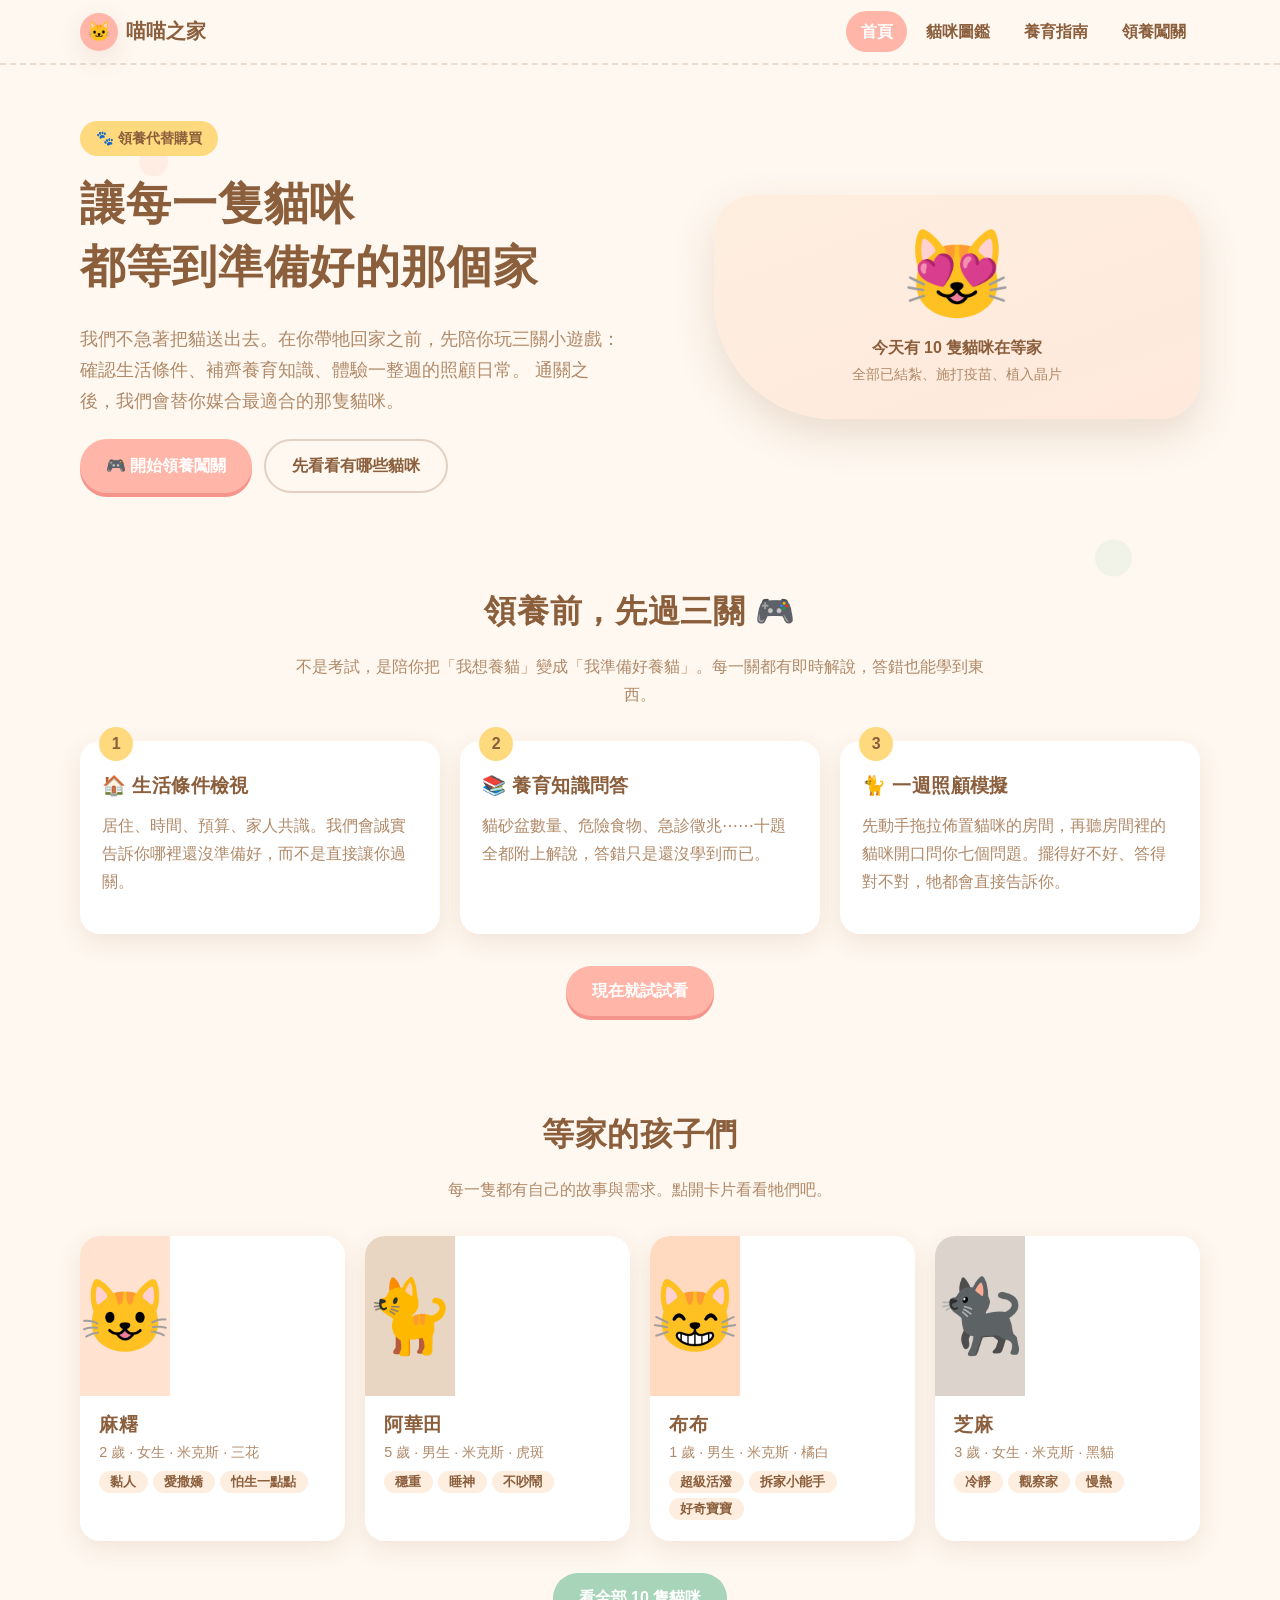
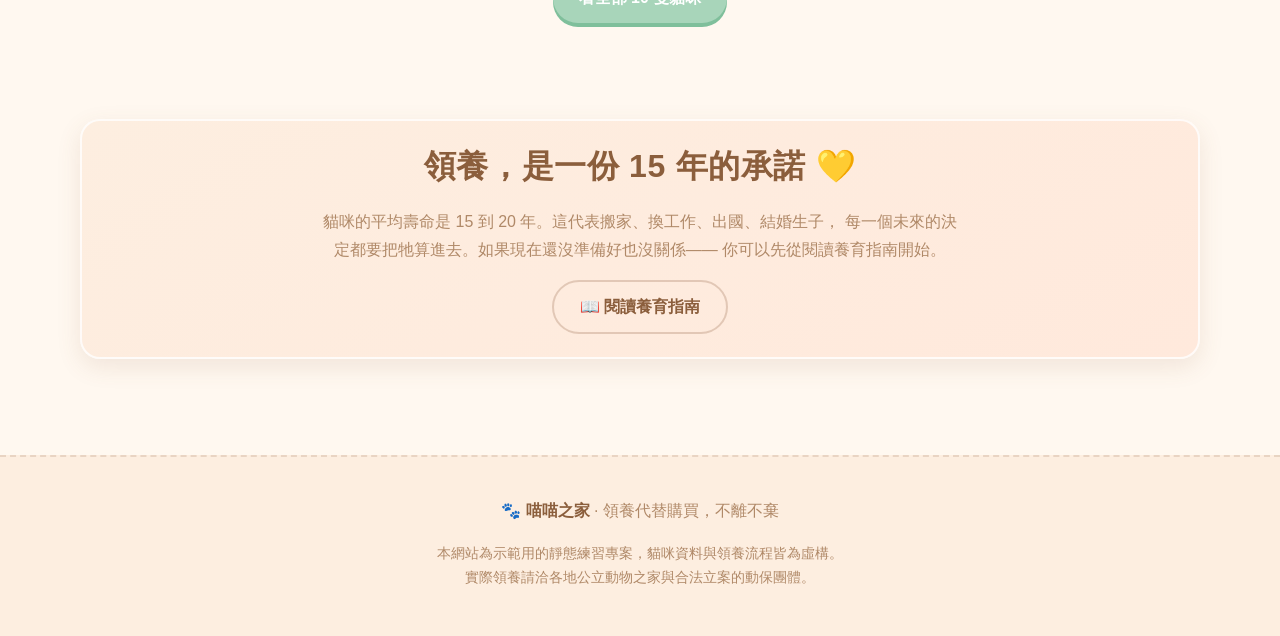
<file: index.html>
<!DOCTYPE html>
<html lang="zh-Hant">
<head>
<meta charset="UTF-8">
<meta name="viewport" content="width=device-width, initial-scale=1">
<title>喵喵之家 · 貓咪領養</title>
<meta name="description" content="喵喵之家 — 用闖關遊戲陪你確認領養資格與養育知識，為每一隻貓咪找到真正準備好的家。">
<link rel="icon" href="data:image/svg+xml,<svg xmlns='http://www.w3.org/2000/svg' viewBox='0 0 100 100'><text y='.9em' font-size='90'>🐱</text></svg>">
<link rel="stylesheet" href="css/style.css">
</head>
<body>

<header class="site-header">
  <nav class="nav container" aria-label="主導覽">
    <a class="logo" href="index.html">
      <span class="logo-mark" aria-hidden="true">🐱</span>
      喵喵之家
    </a>
    <ul class="nav-links">
      <li><a href="index.html">首頁</a></li>
      <li><a href="cats.html">貓咪圖鑑</a></li>
      <li><a href="guide.html">養育指南</a></li>
      <li><a href="adopt.html">領養闖關</a></li>
    </ul>
  </nav>
</header>

<main>

  <section class="hero container">
    <div>
      <span class="hero-badge">🐾 領養代替購買</span>
      <h1>讓每一隻貓咪<br>都等到準備好的那個家</h1>
      <p class="lead">
        我們不急著把貓送出去。在你帶牠回家之前，先陪你玩三關小遊戲：
        確認生活條件、補齊養育知識、體驗一整週的照顧日常。
        通關之後，我們會替你媒合最適合的那隻貓咪。
      </p>
      <div class="hero-actions">
        <a class="btn" href="adopt.html">🎮 開始領養闖關</a>
        <a class="btn btn-ghost" href="cats.html">先看看有哪些貓咪</a>
      </div>
    </div>
    <div class="hero-art">
      <div style="font-size:5.5rem;line-height:1.1">😻</div>
      <p style="margin:.6rem 0 0;font-weight:800;color:var(--caramel)">今天有 10 隻貓咪在等家</p>
      <p class="muted" style="margin:0;font-size:.9rem">全部已結紮、施打疫苗、植入晶片</p>
    </div>
  </section>

  <section class="section container">
    <div class="section-head">
      <h2>領養前，先過三關 🎮</h2>
      <p>不是考試，是陪你把「我想養貓」變成「我準備好養貓」。每一關都有即時解說，答錯也能學到東西。</p>
    </div>
    <ol class="step-list">
      <li>
        <h3>🏠 生活條件檢視</h3>
        <p class="muted">居住、時間、預算、家人共識。我們會誠實告訴你哪裡還沒準備好，而不是直接讓你過關。</p>
      </li>
      <li>
        <h3>📚 養育知識問答</h3>
        <p class="muted">貓砂盆數量、危險食物、急診徵兆⋯⋯十題全都附上解說，答錯只是還沒學到而已。</p>
      </li>
      <li>
        <h3>🐈 一週照顧模擬</h3>
        <p class="muted">先動手拖拉佈置貓咪的房間，再聽房間裡的貓咪開口問你七個問題。擺得好不好、答得對不對，牠都會直接告訴你。</p>
      </li>
    </ol>
    <div class="action-row center" style="display:flex;justify-content:center;margin-top:2rem">
      <a class="btn" href="adopt.html">現在就試試看</a>
    </div>
  </section>

  <section class="section container">
    <div class="section-head">
      <h2>等家的孩子們</h2>
      <p>每一隻都有自己的故事與需求。點開卡片看看牠們吧。</p>
    </div>
    <div class="grid" id="featured-cats"></div>
    <div style="display:flex;justify-content:center;margin-top:2rem">
      <a class="btn btn-secondary" href="cats.html">看全部 10 隻貓咪</a>
    </div>
  </section>

  <section class="section container">
    <div class="card" style="background:linear-gradient(150deg,var(--cream-deep),#FFE9DC);text-align:center">
      <h2>領養，是一份 15 年的承諾 💛</h2>
      <p class="muted" style="max-width:40rem;margin-inline:auto">
        貓咪的平均壽命是 15 到 20 年。這代表搬家、換工作、出國、結婚生子，
        每一個未來的決定都要把牠算進去。如果現在還沒準備好也沒關係——
        你可以先從閱讀養育指南開始。
      </p>
      <div class="action-row" style="justify-content:center">
        <a class="btn btn-ghost" href="guide.html">📖 閱讀養育指南</a>
      </div>
    </div>
  </section>

</main>

<footer class="site-footer">
  <div class="container">
    <p><strong>🐾 喵喵之家</strong> · 領養代替購買，不離不棄</p>
    <p style="font-size:.88rem">本網站為示範用的靜態練習專案，貓咪資料與領養流程皆為虛構。<br>
      實際領養請洽各地公立動物之家與合法立案的動保團體。</p>
  </div>
</footer>

<script src="js/data.js"></script>
<script src="js/storage.js"></script>
<script src="js/ui.js"></script>
<script>
  (function () {
    'use strict';
    document.addEventListener('DOMContentLoaded', function () {
      const grid = document.getElementById('featured-cats');
      /* 首頁只顯示前 4 隻 */
      window.CatUI.renderCatGrid(grid, window.CatData.CATS.slice(0, 4));
      window.CatUI.bindCatGrid(grid);
    });
  })();
</script>

</body>
</html>
</file>
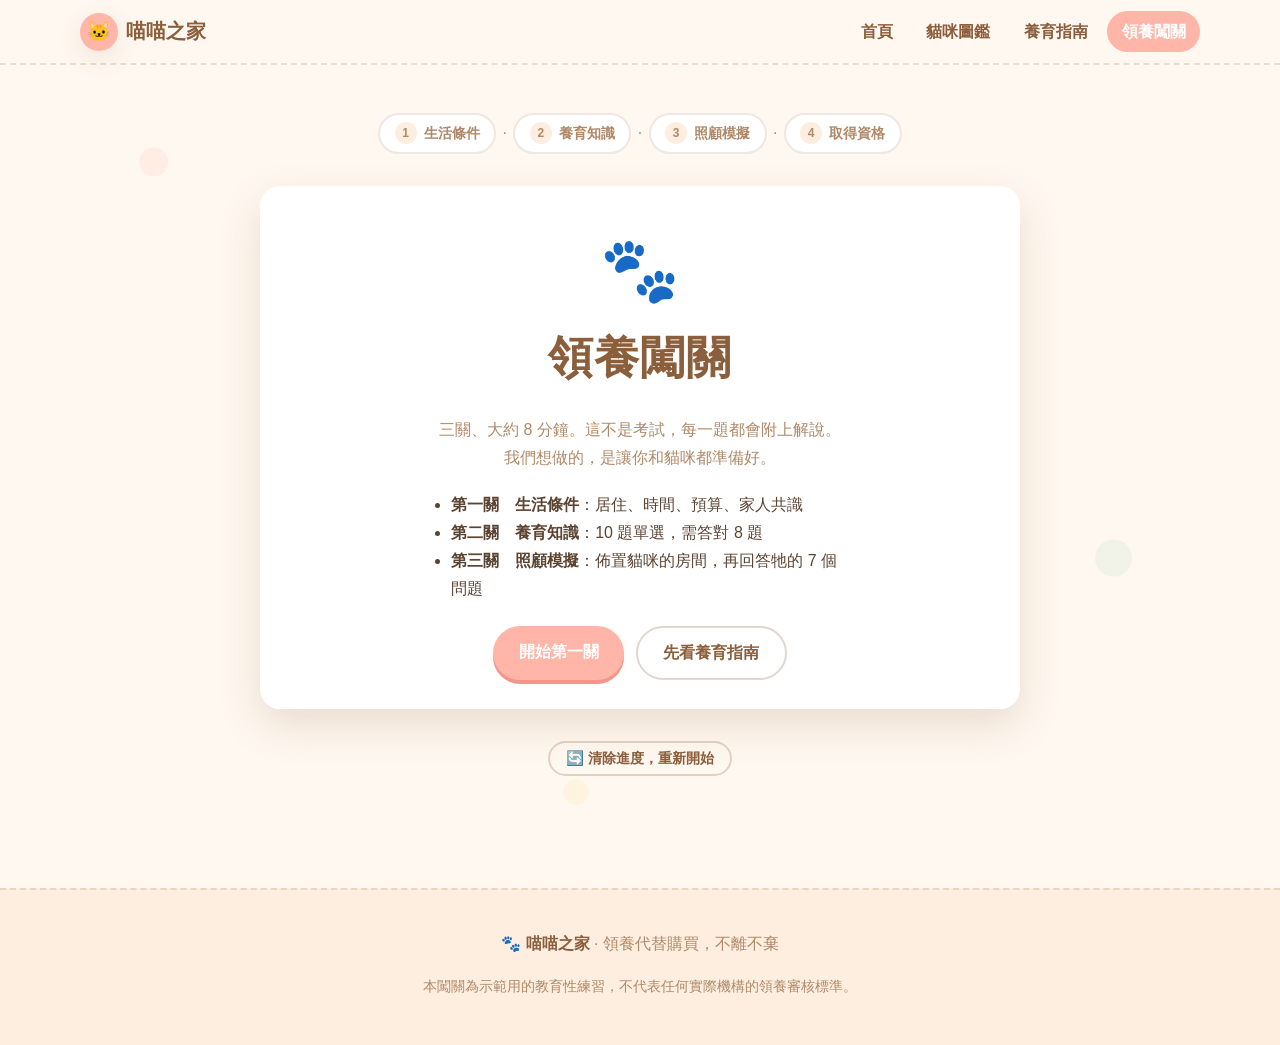
<file: adopt.html>
<!DOCTYPE html>
<html lang="zh-Hant">
<head>
<meta charset="UTF-8">
<meta name="viewport" content="width=device-width, initial-scale=1">
<title>領養闖關 · 喵喵之家</title>
<meta name="description" content="三關領養闖關：生活條件檢視、養育知識問答、一週照顧模擬，通關後取得領養資格證書與貓咪媒合推薦。">
<link rel="icon" href="data:image/svg+xml,<svg xmlns='http://www.w3.org/2000/svg' viewBox='0 0 100 100'><text y='.9em' font-size='90'>🐱</text></svg>">
<link rel="stylesheet" href="css/style.css">
<link rel="stylesheet" href="css/game.css">
</head>
<body>

<header class="site-header">
  <nav class="nav container" aria-label="主導覽">
    <a class="logo" href="index.html">
      <span class="logo-mark" aria-hidden="true">🐱</span>
      喵喵之家
    </a>
    <ul class="nav-links">
      <li><a href="index.html">首頁</a></li>
      <li><a href="cats.html">貓咪圖鑑</a></li>
      <li><a href="guide.html">養育指南</a></li>
      <li><a href="adopt.html">領養闖關</a></li>
    </ul>
  </nav>
</header>

<main class="container section">
  <div class="game-shell">

    <nav class="stage-track" id="stage-track" aria-label="闖關進度"></nav>

    <div id="game-root" aria-live="polite">
      <p class="text-center muted">載入中⋯ 🐾</p>
    </div>

    <p class="text-center" style="margin-top:2rem">
      <button class="btn btn-ghost btn-sm" type="button" id="reset-btn">🔄 清除進度，重新開始</button>
    </p>

  </div>
</main>

<footer class="site-footer">
  <div class="container">
    <p><strong>🐾 喵喵之家</strong> · 領養代替購買，不離不棄</p>
    <p style="font-size:.88rem">本闖關為示範用的教育性練習，不代表任何實際機構的領養審核標準。</p>
  </div>
</footer>

<script src="js/data.js"></script>
<script src="js/storage.js"></script>
<script src="js/ui.js"></script>
<script src="js/room.js"></script>
<script src="js/game.js"></script>

</body>
</html>
</file>
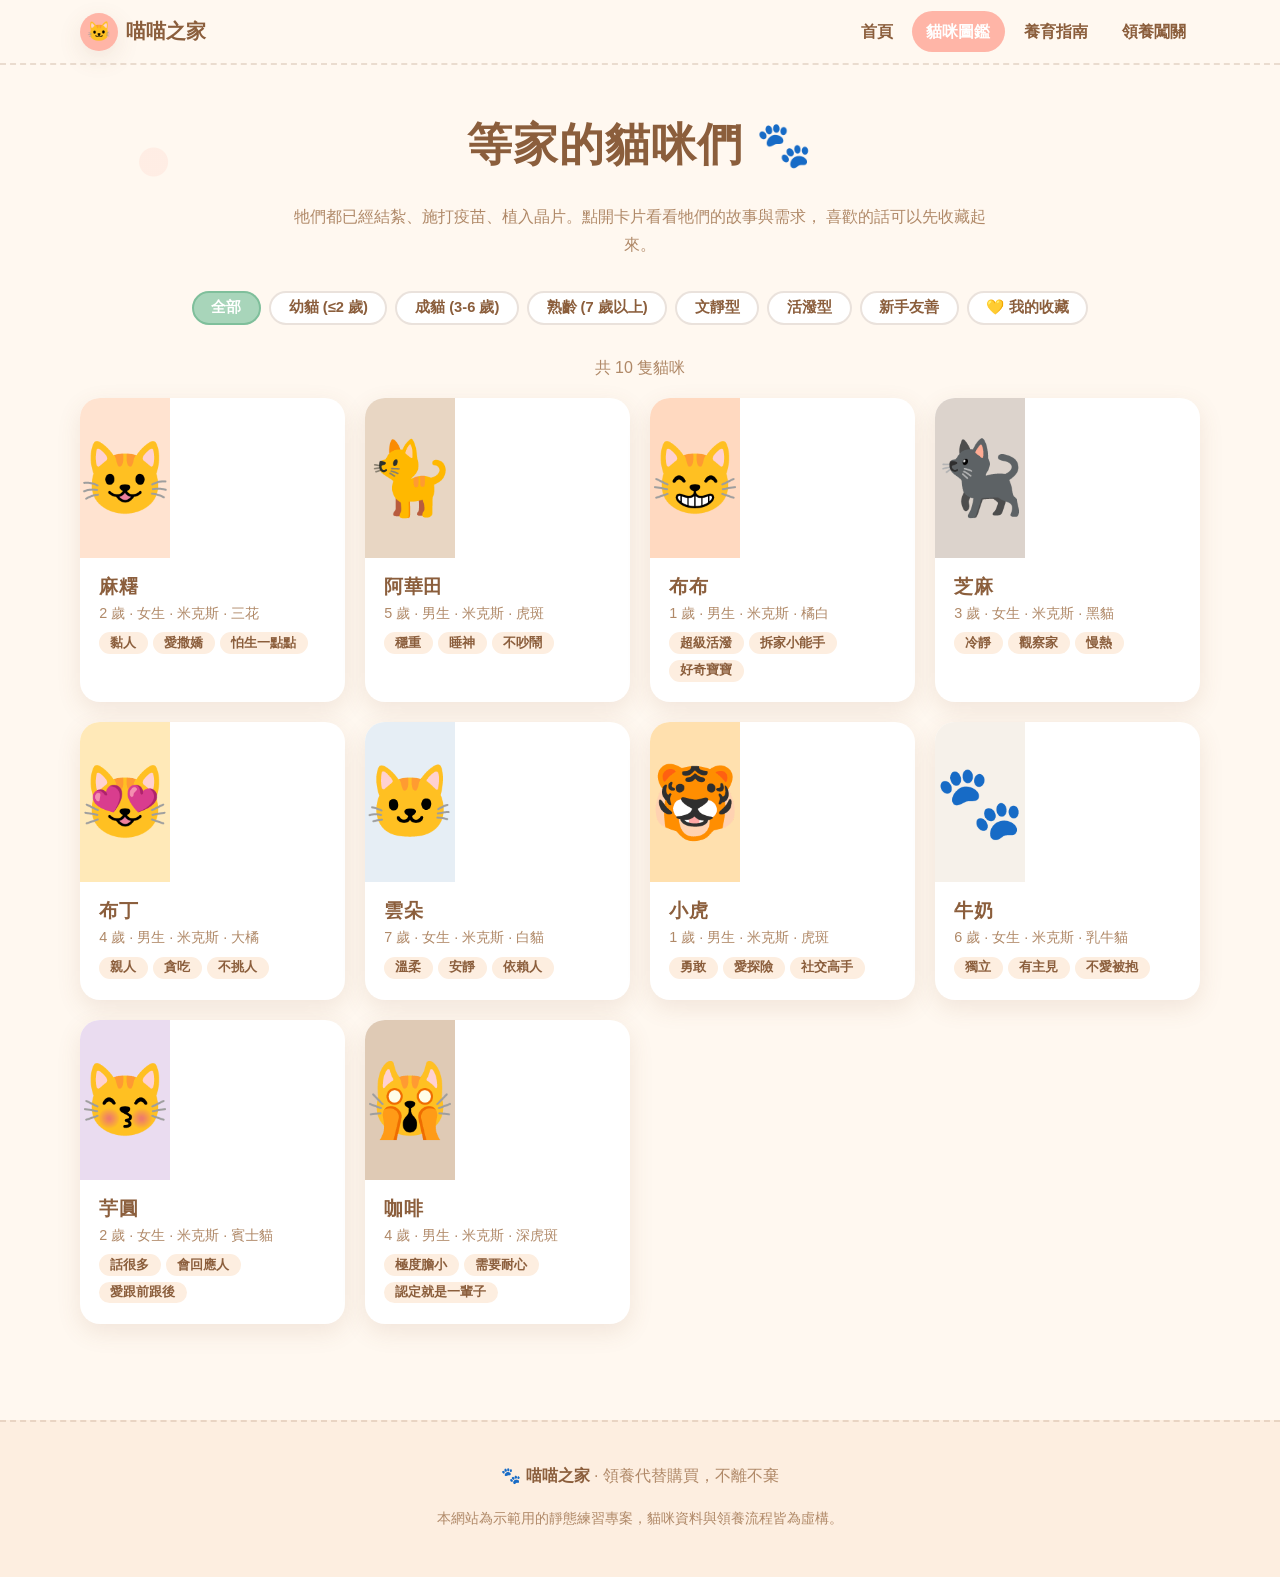
<file: cats.html>
<!DOCTYPE html>
<html lang="zh-Hant">
<head>
<meta charset="UTF-8">
<meta name="viewport" content="width=device-width, initial-scale=1">
<title>貓咪圖鑑 · 喵喵之家</title>
<meta name="description" content="認識喵喵之家等家的貓咪，依年齡、活動力與收藏篩選。">
<link rel="icon" href="data:image/svg+xml,<svg xmlns='http://www.w3.org/2000/svg' viewBox='0 0 100 100'><text y='.9em' font-size='90'>🐱</text></svg>">
<link rel="stylesheet" href="css/style.css">
</head>
<body>

<header class="site-header">
  <nav class="nav container" aria-label="主導覽">
    <a class="logo" href="index.html">
      <span class="logo-mark" aria-hidden="true">🐱</span>
      喵喵之家
    </a>
    <ul class="nav-links">
      <li><a href="index.html">首頁</a></li>
      <li><a href="cats.html">貓咪圖鑑</a></li>
      <li><a href="guide.html">養育指南</a></li>
      <li><a href="adopt.html">領養闖關</a></li>
    </ul>
  </nav>
</header>

<main class="container section">

  <div class="section-head">
    <h1>等家的貓咪們 🐾</h1>
    <p>牠們都已經結紮、施打疫苗、植入晶片。點開卡片看看牠們的故事與需求，
      喜歡的話可以先收藏起來。</p>
  </div>

  <div class="filter-bar" id="filter-bar" role="group" aria-label="貓咪篩選">
    <button class="chip" type="button" data-filter="all" aria-pressed="true">全部</button>
    <button class="chip" type="button" data-filter="kitten" aria-pressed="false">幼貓 (≤2 歲)</button>
    <button class="chip" type="button" data-filter="adult" aria-pressed="false">成貓 (3-6 歲)</button>
    <button class="chip" type="button" data-filter="senior" aria-pressed="false">熟齡 (7 歲以上)</button>
    <button class="chip" type="button" data-filter="calm" aria-pressed="false">文靜型</button>
    <button class="chip" type="button" data-filter="active" aria-pressed="false">活潑型</button>
    <button class="chip" type="button" data-filter="novice" aria-pressed="false">新手友善</button>
    <button class="chip" type="button" data-filter="favorite" aria-pressed="false">💛 我的收藏</button>
  </div>

  <p class="text-center muted" id="result-count" aria-live="polite"></p>

  <div class="grid" id="cat-grid"></div>

</main>

<footer class="site-footer">
  <div class="container">
    <p><strong>🐾 喵喵之家</strong> · 領養代替購買，不離不棄</p>
    <p style="font-size:.88rem">本網站為示範用的靜態練習專案，貓咪資料與領養流程皆為虛構。</p>
  </div>
</footer>

<script src="js/data.js"></script>
<script src="js/storage.js"></script>
<script src="js/ui.js"></script>
<script src="js/cats.js"></script>

</body>
</html>
</file>
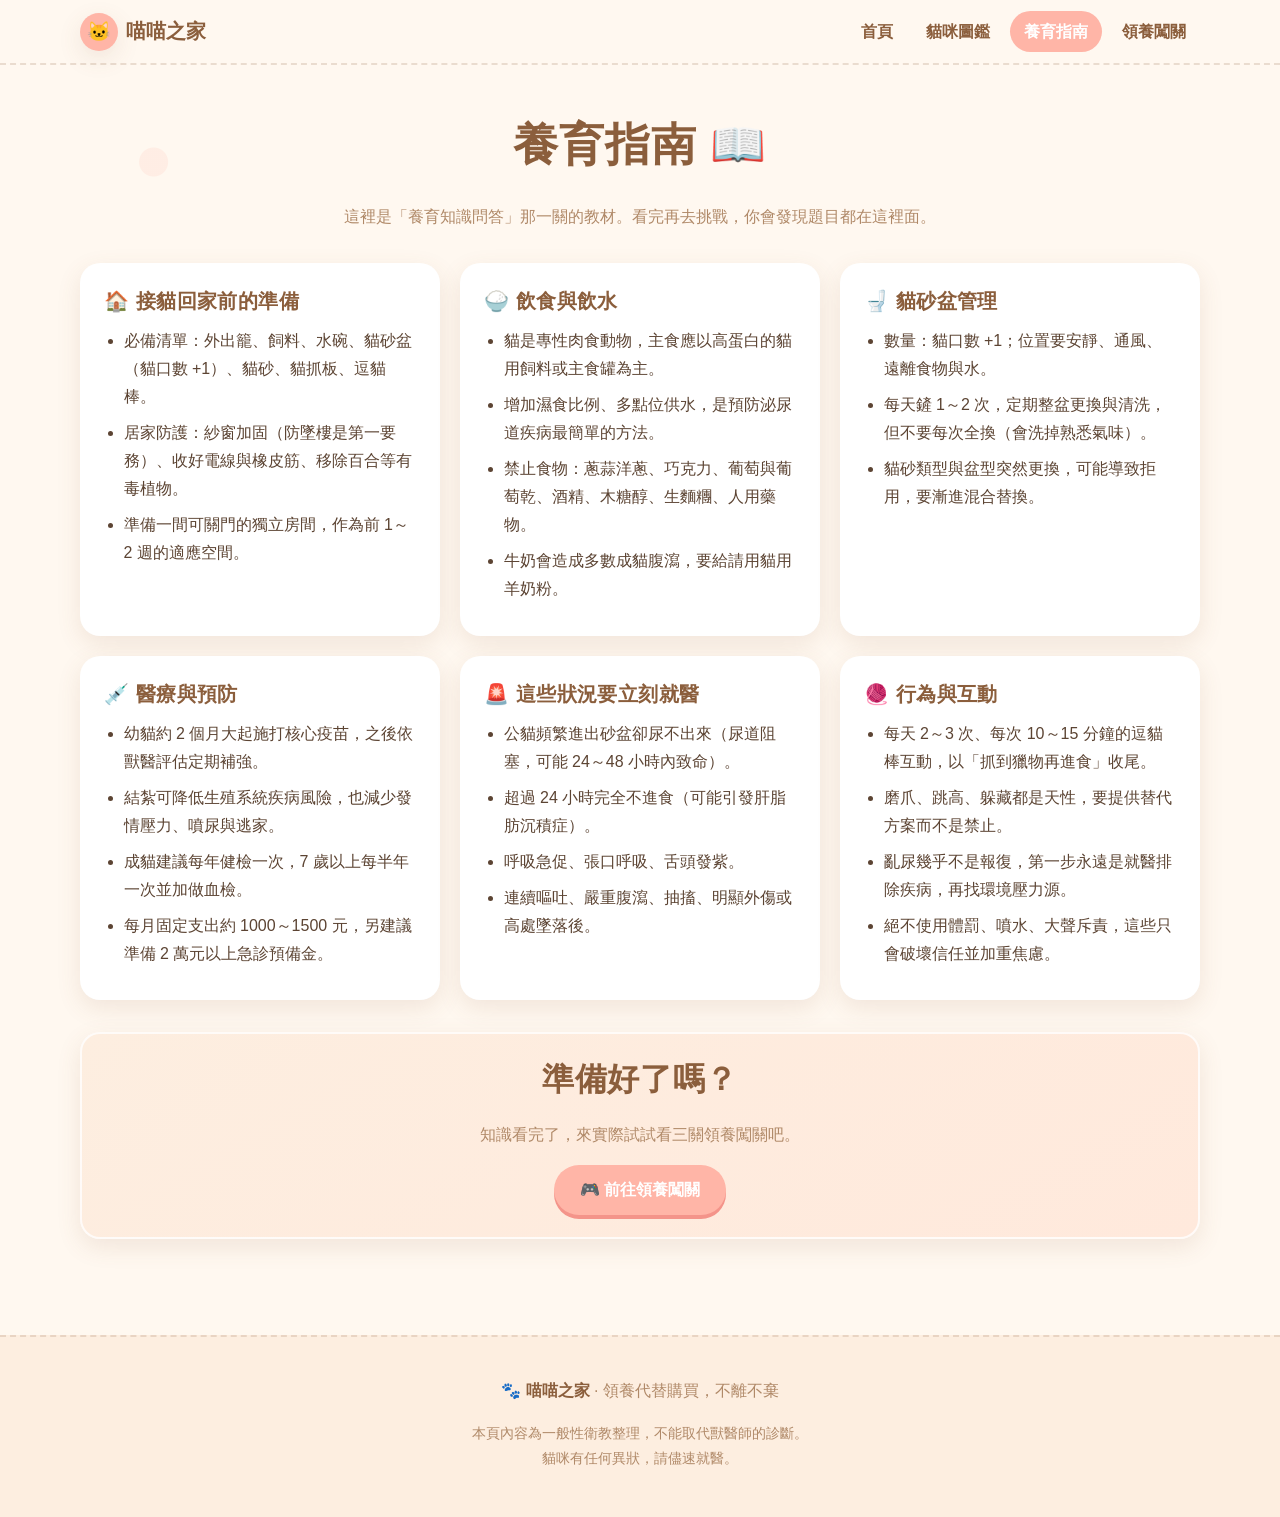
<file: guide.html>
<!DOCTYPE html>
<html lang="zh-Hant">
<head>
<meta charset="UTF-8">
<meta name="viewport" content="width=device-width, initial-scale=1">
<title>養育指南 · 喵喵之家</title>
<meta name="description" content="養貓前必讀：準備清單、飲食禁忌、貓砂盆管理、醫療預防、急診徵兆與行為互動。">
<link rel="icon" href="data:image/svg+xml,<svg xmlns='http://www.w3.org/2000/svg' viewBox='0 0 100 100'><text y='.9em' font-size='90'>🐱</text></svg>">
<link rel="stylesheet" href="css/style.css">
</head>
<body>

<header class="site-header">
  <nav class="nav container" aria-label="主導覽">
    <a class="logo" href="index.html">
      <span class="logo-mark" aria-hidden="true">🐱</span>
      喵喵之家
    </a>
    <ul class="nav-links">
      <li><a href="index.html">首頁</a></li>
      <li><a href="cats.html">貓咪圖鑑</a></li>
      <li><a href="guide.html">養育指南</a></li>
      <li><a href="adopt.html">領養闖關</a></li>
    </ul>
  </nav>
</header>

<main class="container section">

  <div class="section-head">
    <h1>養育指南 📖</h1>
    <p>這裡是「養育知識問答」那一關的教材。看完再去挑戰，你會發現題目都在這裡面。</p>
  </div>

  <div class="grid" id="guide-grid" style="grid-template-columns:repeat(auto-fill,minmax(320px,1fr))"></div>

  <div class="card" style="margin-top:2rem;background:linear-gradient(150deg,var(--cream-deep),#FFE9DC);text-align:center">
    <h2>準備好了嗎？</h2>
    <p class="muted">知識看完了，來實際試試看三關領養闖關吧。</p>
    <a class="btn" href="adopt.html">🎮 前往領養闖關</a>
  </div>

</main>

<footer class="site-footer">
  <div class="container">
    <p><strong>🐾 喵喵之家</strong> · 領養代替購買，不離不棄</p>
    <p style="font-size:.88rem">本頁內容為一般性衛教整理，不能取代獸醫師的診斷。<br>
      貓咪有任何異狀，請儘速就醫。</p>
  </div>
</footer>

<script src="js/data.js"></script>
<script src="js/storage.js"></script>
<script src="js/ui.js"></script>
<script>
  (function () {
    'use strict';
    document.addEventListener('DOMContentLoaded', function () {
      const { GUIDE_SECTIONS } = window.CatData;
      const { escapeHtml } = window.CatUI;

      document.getElementById('guide-grid').innerHTML = GUIDE_SECTIONS.map(function (sec) {
        return '<article class="card">' +
          '<h2 style="font-size:1.25rem">' + sec.icon + ' ' + escapeHtml(sec.title) + '</h2>' +
          '<ul style="padding-left:1.2rem;margin:0">' +
            sec.items.map(function (item) {
              return '<li style="margin-bottom:.5rem">' + escapeHtml(item) + '</li>';
            }).join('') +
          '</ul>' +
        '</article>';
      }).join('');
    });
  })();
</script>

</body>
</html>
</file>
<file: css/style.css>
/* ============================================
   喵喵之家 — 共用樣式
   風格：可愛溫馨（奶油白底 + 蜜桃粉 + 抹茶綠）
   ============================================ */

:root {
  /* 色彩 */
  --cream: #FFF8F0;
  --cream-deep: #FDEEE0;
  --peach: #FFB5A7;
  --peach-deep: #F4948A;
  --matcha: #A8D5BA;
  --matcha-deep: #7FBF9B;
  --caramel: #8B5E3C;
  --caramel-soft: #B08968;
  --butter: #FFD97D;
  --white: #FFFFFF;
  --danger: #E4736B;
  --ink: #5C4433;

  /* 圓角 */
  --radius: 20px;
  --radius-sm: 12px;
  --radius-pill: 999px;

  /* 陰影 */
  --shadow: 0 8px 24px rgba(139, 94, 60, .12);
  --shadow-lg: 0 16px 40px rgba(139, 94, 60, .18);

  /* 間距 */
  --gap: 1.25rem;
  --page: 1120px;

  --font: "Noto Sans TC", "PingFang TC", "Microsoft JhengHei", "Heiti TC", sans-serif;
}

* { box-sizing: border-box; }

html { scroll-behavior: smooth; }

body {
  margin: 0;
  font-family: var(--font);
  color: var(--ink);
  background-color: var(--cream);
  /* 肉球圖樣背景（純 CSS 漸層繪製） */
  background-image:
    radial-gradient(circle at 12% 18%, rgba(255, 181, 167, .16) 0 14px, transparent 15px),
    radial-gradient(circle at 87% 62%, rgba(168, 213, 186, .16) 0 18px, transparent 19px),
    radial-gradient(circle at 45% 88%, rgba(255, 217, 125, .14) 0 12px, transparent 13px);
  background-attachment: fixed;
  line-height: 1.75;
  font-size: 16px;
}

h1, h2, h3, h4 {
  color: var(--caramel);
  line-height: 1.4;
  margin: 0 0 .6em;
  letter-spacing: .02em;
}

h1 { font-size: clamp(1.9rem, 5vw, 2.8rem); }
h2 { font-size: clamp(1.5rem, 3.5vw, 2rem); }
h3 { font-size: 1.2rem; }

p { margin: 0 0 1em; }

a { color: var(--peach-deep); }

img, svg { max-width: 100%; }

.container {
  width: min(100% - 2.5rem, var(--page));
  margin-inline: auto;
}

/* ---------- 導覽列 ---------- */
.site-header {
  position: sticky;
  top: 0;
  z-index: 50;
  background: rgba(255, 248, 240, .92);
  backdrop-filter: blur(8px);
  border-bottom: 2px dashed rgba(139, 94, 60, .18);
}

.nav {
  display: flex;
  align-items: center;
  justify-content: space-between;
  gap: var(--gap);
  padding: .7rem 0;
  flex-wrap: wrap;
}

.logo {
  display: inline-flex;
  align-items: center;
  gap: .5rem;
  font-size: 1.25rem;
  font-weight: 800;
  color: var(--caramel);
  text-decoration: none;
}

.logo .logo-mark {
  width: 38px;
  height: 38px;
  display: grid;
  place-items: center;
  background: var(--peach);
  border-radius: var(--radius-pill);
  font-size: 1.2rem;
  box-shadow: var(--shadow);
}

.nav-links {
  display: flex;
  gap: .3rem;
  list-style: none;
  margin: 0;
  padding: 0;
  flex-wrap: wrap;
}

.nav-links a {
  display: inline-block;
  padding: .4rem .9rem;
  border-radius: var(--radius-pill);
  text-decoration: none;
  color: var(--caramel);
  font-weight: 600;
  transition: background .2s, color .2s;
}

.nav-links a:hover { background: var(--cream-deep); }

.nav-links a[aria-current="page"] {
  background: var(--peach);
  color: var(--white);
}

/* ---------- 按鈕 ---------- */
.btn {
  display: inline-flex;
  align-items: center;
  justify-content: center;
  gap: .45rem;
  padding: .7rem 1.6rem;
  border: none;
  border-radius: var(--radius-pill);
  background: var(--peach);
  color: var(--white);
  font-family: inherit;
  font-size: 1rem;
  font-weight: 700;
  cursor: pointer;
  text-decoration: none;
  box-shadow: 0 4px 0 var(--peach-deep);
  transition: transform .12s, box-shadow .12s, background .2s;
}

.btn:hover { background: var(--peach-deep); box-shadow: 0 4px 0 #dd8279; }

.btn:active { transform: translateY(3px); box-shadow: 0 1px 0 var(--peach-deep); }

.btn-secondary {
  background: var(--matcha);
  box-shadow: 0 4px 0 var(--matcha-deep);
}
.btn-secondary:hover { background: var(--matcha-deep); box-shadow: 0 4px 0 #6aa886; }
.btn-secondary:active { box-shadow: 0 1px 0 var(--matcha-deep); }

.btn-ghost {
  background: transparent;
  color: var(--caramel);
  box-shadow: none;
  border: 2px solid rgba(139, 94, 60, .25);
}
.btn-ghost:hover { background: var(--cream-deep); box-shadow: none; }
.btn-ghost:active { transform: translateY(2px); box-shadow: none; }

.btn[disabled] {
  opacity: .5;
  cursor: not-allowed;
  transform: none;
}

.btn-sm { padding: .4rem 1rem; font-size: .9rem; }

/* 焦點可見性 */
a:focus-visible,
button:focus-visible,
input:focus-visible,
select:focus-visible,
textarea:focus-visible,
[tabindex]:focus-visible {
  outline: 3px solid var(--butter);
  outline-offset: 2px;
}

/* ---------- 卡片 ---------- */
.card {
  background: var(--white);
  border-radius: var(--radius);
  padding: 1.4rem;
  box-shadow: var(--shadow);
  border: 2px solid rgba(255, 255, 255, .8);
}

.grid {
  display: grid;
  grid-template-columns: repeat(auto-fill, minmax(260px, 1fr));
  gap: var(--gap);
}

/* ---------- Hero ---------- */
.hero {
  padding: 3.5rem 0 3rem;
  display: grid;
  grid-template-columns: 1.1fr .9fr;
  gap: 2.5rem;
  align-items: center;
}

.hero-badge {
  display: inline-block;
  background: var(--butter);
  color: var(--caramel);
  padding: .3rem 1rem;
  border-radius: var(--radius-pill);
  font-weight: 700;
  font-size: .9rem;
  margin-bottom: 1rem;
}

.hero p.lead {
  font-size: 1.1rem;
  color: var(--caramel-soft);
  max-width: 34rem;
}

.hero-actions { display: flex; gap: .8rem; flex-wrap: wrap; margin-top: 1.4rem; }

.hero-art {
  background: linear-gradient(160deg, var(--cream-deep), #FFE9DC);
  border-radius: 40px 40px 40px 120px;
  padding: 2rem;
  box-shadow: var(--shadow-lg);
  text-align: center;
}

/* ---------- 區塊 ---------- */
.section { padding: 3rem 0; }

.section-head {
  text-align: center;
  max-width: 44rem;
  margin: 0 auto 2rem;
}

.section-head p { color: var(--caramel-soft); }

/* ---------- 貓咪卡片 ---------- */
.cat-card {
  background: var(--white);
  border-radius: var(--radius);
  overflow: hidden;
  box-shadow: var(--shadow);
  display: flex;
  flex-direction: column;
  transition: transform .2s, box-shadow .2s;
  text-align: left;
  border: none;
  padding: 0;
  font-family: inherit;
  cursor: pointer;
  color: inherit;
}

.cat-card:hover {
  transform: translateY(-6px) rotate(-.6deg);
  box-shadow: var(--shadow-lg);
}

.cat-avatar {
  height: 160px;
  display: grid;
  place-items: center;
  font-size: 4.5rem;
  line-height: 1;
}

.cat-card-body { padding: 1rem 1.2rem 1.3rem; }

.cat-card-body h3 { margin-bottom: .2rem; }

.cat-meta {
  color: var(--caramel-soft);
  font-size: .9rem;
  margin-bottom: .6rem;
}

.tag-row { display: flex; flex-wrap: wrap; gap: .35rem; }

.tag {
  background: var(--cream-deep);
  color: var(--caramel);
  padding: .15rem .7rem;
  border-radius: var(--radius-pill);
  font-size: .8rem;
  font-weight: 600;
}

.tag-matcha { background: #E3F2E9; color: #4E8A69; }
.tag-peach { background: #FFE6E0; color: var(--peach-deep); }

/* ---------- 篩選列 ---------- */
.filter-bar {
  display: flex;
  flex-wrap: wrap;
  gap: .5rem;
  justify-content: center;
  margin-bottom: 1.8rem;
}

.chip {
  border: 2px solid rgba(139, 94, 60, .18);
  background: var(--white);
  color: var(--caramel);
  padding: .35rem 1.1rem;
  border-radius: var(--radius-pill);
  font-family: inherit;
  font-size: .92rem;
  font-weight: 600;
  cursor: pointer;
  transition: background .2s, color .2s, border-color .2s;
}

.chip:hover { background: var(--cream-deep); }

.chip[aria-pressed="true"] {
  background: var(--matcha);
  border-color: var(--matcha-deep);
  color: var(--white);
}

/* ---------- Modal ---------- */
.modal-backdrop {
  position: fixed;
  inset: 0;
  background: rgba(92, 68, 51, .45);
  display: grid;
  place-items: center;
  padding: 1.25rem;
  z-index: 100;
}

.modal-backdrop[hidden] { display: none; }

.modal {
  background: var(--cream);
  border-radius: var(--radius);
  max-width: 520px;
  width: 100%;
  max-height: 88vh;
  overflow-y: auto;
  padding: 1.8rem;
  box-shadow: var(--shadow-lg);
  position: relative;
  animation: pop .22s ease-out;
}

.modal-close {
  position: absolute;
  top: .8rem;
  right: .8rem;
  width: 36px;
  height: 36px;
  border-radius: var(--radius-pill);
  border: none;
  background: var(--cream-deep);
  color: var(--caramel);
  font-size: 1.1rem;
  cursor: pointer;
}

.modal-close:hover { background: var(--peach); color: var(--white); }

@keyframes pop {
  from { transform: scale(.9); opacity: 0; }
  to { transform: scale(1); opacity: 1; }
}

/* ---------- Toast ---------- */
.toast {
  position: fixed;
  left: 50%;
  bottom: 2rem;
  transform: translateX(-50%);
  background: var(--caramel);
  color: var(--white);
  padding: .7rem 1.4rem;
  border-radius: var(--radius-pill);
  box-shadow: var(--shadow-lg);
  z-index: 200;
  font-weight: 600;
  animation: rise .25s ease-out;
  pointer-events: none;   /* 不可擋住下方的拖放目標 */
}

.toast[hidden] { display: none; }

@keyframes rise {
  from { transform: translate(-50%, 16px); opacity: 0; }
  to { transform: translate(-50%, 0); opacity: 1; }
}

/* ---------- 表單 ---------- */
.field { margin-bottom: 1.1rem; }

.field label {
  display: block;
  font-weight: 700;
  color: var(--caramel);
  margin-bottom: .35rem;
}

.field input,
.field select,
.field textarea {
  width: 100%;
  padding: .65rem .9rem;
  border-radius: var(--radius-sm);
  border: 2px solid rgba(139, 94, 60, .18);
  background: var(--white);
  font-family: inherit;
  font-size: 1rem;
  color: var(--ink);
}

.field input:focus,
.field select:focus,
.field textarea:focus { border-color: var(--peach); }

.field .hint { font-size: .85rem; color: var(--caramel-soft); }

.field-error {
  color: var(--danger);
  font-size: .85rem;
  font-weight: 600;
  margin-top: .25rem;
  min-height: 1.2em;
}

/* ---------- 頁尾 ---------- */
.site-footer {
  margin-top: 3rem;
  padding: 2.5rem 0 2rem;
  background: var(--cream-deep);
  border-top: 2px dashed rgba(139, 94, 60, .18);
  text-align: center;
  color: var(--caramel-soft);
}

.site-footer strong { color: var(--caramel); }

/* ---------- 工具類 ---------- */
.text-center { text-align: center; }
.stack > * + * { margin-top: 1rem; }
.muted { color: var(--caramel-soft); }
.sr-only {
  position: absolute;
  width: 1px; height: 1px;
  padding: 0; margin: -1px;
  overflow: hidden;
  clip: rect(0 0 0 0);
  white-space: nowrap;
  border: 0;
}

/* ---------- 步驟說明 ---------- */
.step-list {
  display: grid;
  grid-template-columns: repeat(auto-fit, minmax(220px, 1fr));
  gap: var(--gap);
  list-style: none;
  padding: 0;
  margin: 0;
  counter-reset: step;
}

.step-list li {
  background: var(--white);
  border-radius: var(--radius);
  padding: 1.4rem;
  box-shadow: var(--shadow);
  position: relative;
}

.step-list li::before {
  counter-increment: step;
  content: counter(step);
  position: absolute;
  top: -14px;
  left: 1.2rem;
  width: 34px; height: 34px;
  display: grid;
  place-items: center;
  border-radius: var(--radius-pill);
  background: var(--butter);
  color: var(--caramel);
  font-weight: 800;
}

.step-list h3 { margin-top: .6rem; }

/* ---------- RWD ---------- */
@media (max-width: 768px) {
  .hero {
    grid-template-columns: 1fr;
    padding: 2rem 0;
    text-align: center;
  }
  .hero p.lead { margin-inline: auto; }
  .hero-actions { justify-content: center; }
  .hero-art { order: -1; padding: 1.4rem; border-radius: 32px; }
  .nav { justify-content: center; }
  .nav-links { justify-content: center; }
  .container { width: min(100% - 2rem, var(--page)); }
}

@media (prefers-reduced-motion: reduce) {
  *, *::before, *::after {
    animation-duration: .01ms !important;
    animation-iteration-count: 1 !important;
    transition-duration: .01ms !important;
    scroll-behavior: auto !important;
  }
  .cat-card:hover { transform: none; }
}
</file>
<file: css/game.css>
/* ============================================
   喵喵之家 — 領養闖關遊戲專用樣式
   ============================================ */

.game-shell {
  max-width: 760px;
  margin-inline: auto;
}

/* ---------- 關卡進度條 ---------- */
.stage-track {
  display: flex;
  align-items: center;
  justify-content: center;
  gap: .4rem;
  margin: 0 0 2rem;
  flex-wrap: wrap;
}

.stage-node {
  display: flex;
  align-items: center;
  gap: .45rem;
  padding: .35rem .9rem;
  border-radius: var(--radius-pill);
  background: var(--white);
  border: 2px solid rgba(139, 94, 60, .15);
  font-size: .9rem;
  font-weight: 700;
  color: var(--caramel-soft);
}

.stage-node .dot {
  width: 22px; height: 22px;
  display: grid;
  place-items: center;
  border-radius: var(--radius-pill);
  background: var(--cream-deep);
  font-size: .75rem;
}

.stage-node[data-state="active"] {
  background: var(--peach);
  border-color: var(--peach-deep);
  color: var(--white);
}
.stage-node[data-state="active"] .dot { background: var(--white); color: var(--peach-deep); }

.stage-node[data-state="done"] {
  background: var(--matcha);
  border-color: var(--matcha-deep);
  color: var(--white);
}
.stage-node[data-state="done"] .dot { background: var(--white); color: var(--matcha-deep); }

.stage-link { font-size: 1rem; color: var(--caramel-soft); }

/* ---------- 題目卡 ---------- */
.quiz-card {
  background: var(--white);
  border-radius: var(--radius);
  padding: 1.8rem;
  box-shadow: var(--shadow-lg);
  animation: slide-in .25s ease-out;
}

@keyframes slide-in {
  from { transform: translateY(14px); opacity: 0; }
  to { transform: translateY(0); opacity: 1; }
}

.quiz-counter {
  display: inline-block;
  background: var(--cream-deep);
  color: var(--caramel);
  padding: .2rem .9rem;
  border-radius: var(--radius-pill);
  font-size: .85rem;
  font-weight: 700;
  margin-bottom: .8rem;
}

.quiz-question {
  font-size: 1.25rem;
  font-weight: 800;
  color: var(--caramel);
  margin-bottom: 1.2rem;
  line-height: 1.6;
}

.option-list {
  list-style: none;
  margin: 0 0 1rem;
  padding: 0;
  display: grid;
  gap: .6rem;
}

.option {
  width: 100%;
  text-align: left;
  padding: .85rem 1.1rem;
  border-radius: var(--radius-sm);
  border: 2px solid rgba(139, 94, 60, .16);
  background: var(--cream);
  color: var(--ink);
  font-family: inherit;
  font-size: 1rem;
  font-weight: 600;
  cursor: pointer;
  display: flex;
  align-items: center;
  gap: .7rem;
  transition: transform .15s, border-color .2s, background .2s;
}

.option:hover:not([disabled]) {
  transform: translateX(4px);
  border-color: var(--peach);
  background: var(--white);
}

.option .option-key {
  flex: 0 0 auto;
  width: 28px; height: 28px;
  display: grid;
  place-items: center;
  border-radius: var(--radius-pill);
  background: var(--white);
  border: 2px solid rgba(139, 94, 60, .16);
  font-weight: 800;
  font-size: .85rem;
  color: var(--caramel);
}

.option[data-result="correct"] {
  border-color: var(--matcha-deep);
  background: #E9F6EE;
}
.option[data-result="correct"] .option-key { background: var(--matcha-deep); color: var(--white); border-color: var(--matcha-deep); }

.option[data-result="wrong"] {
  border-color: var(--danger);
  background: #FCEDEC;
}
.option[data-result="wrong"] .option-key { background: var(--danger); color: var(--white); border-color: var(--danger); }

.option[disabled] { cursor: default; opacity: .96; }

/* ---------- 解說回饋 ---------- */
.feedback {
  border-radius: var(--radius-sm);
  padding: 1rem 1.2rem;
  margin-top: .4rem;
  animation: slide-in .2s ease-out;
  border-left: 6px solid var(--matcha-deep);
  background: #F1F8F4;
}

.feedback.is-wrong {
  border-left-color: var(--danger);
  background: #FCEFEE;
}

.feedback h4 { margin: 0 0 .3rem; display: flex; align-items: center; gap: .4rem; }
.feedback p { margin: 0; color: var(--ink); }

/* ---------- 照顧模擬 ---------- */
.care-layout {
  display: grid;
  grid-template-columns: 240px 1fr;
  gap: var(--gap);
  align-items: start;
}

.care-pet {
  background: linear-gradient(165deg, var(--cream-deep), #FFE9DC);
  border-radius: var(--radius);
  padding: 1.4rem;
  text-align: center;
  box-shadow: var(--shadow);
  position: sticky;
  top: 90px;
}

.care-face {
  font-size: 4.2rem;
  line-height: 1.2;
  animation: bob 2.6s ease-in-out infinite;
}

@keyframes bob {
  0%, 100% { transform: translateY(0); }
  50% { transform: translateY(-8px); }
}

.care-mood-label {
  font-weight: 800;
  color: var(--caramel);
  margin-top: .3rem;
}

.care-day {
  display: inline-block;
  background: var(--butter);
  color: var(--caramel);
  padding: .2rem .9rem;
  border-radius: var(--radius-pill);
  font-weight: 800;
  font-size: .85rem;
}

/* 數值條 */
.meter { margin-bottom: .8rem; }

.meter-head {
  display: flex;
  justify-content: space-between;
  font-size: .88rem;
  font-weight: 700;
  color: var(--caramel);
  margin-bottom: .2rem;
}

.meter-bar {
  height: 14px;
  border-radius: var(--radius-pill);
  background: var(--cream-deep);
  overflow: hidden;
}

.meter-fill {
  height: 100%;
  border-radius: var(--radius-pill);
  transition: width .45s ease-out, background .3s;
}

.meter-fill[data-level="good"] { background: var(--matcha-deep); }
.meter-fill[data-level="warn"] { background: var(--butter); }
.meter-fill[data-level="bad"] { background: var(--danger); }

.delta-row {
  display: flex;
  gap: .5rem;
  flex-wrap: wrap;
  margin-top: .6rem;
  font-size: .85rem;
  font-weight: 700;
}

.delta {
  padding: .1rem .7rem;
  border-radius: var(--radius-pill);
  background: var(--cream-deep);
  color: var(--caramel);
}
.delta.up { background: #E9F6EE; color: #4E8A69; }
.delta.down { background: #FCEDEC; color: var(--danger); }

/* ---------- 證書 ---------- */
.certificate {
  background: var(--white);
  border: 4px double var(--peach);
  border-radius: var(--radius);
  padding: 2.2rem 1.8rem;
  text-align: center;
  box-shadow: var(--shadow-lg);
  position: relative;
  overflow: hidden;
}

.certificate::before,
.certificate::after {
  content: "🐾";
  position: absolute;
  font-size: 3.4rem;
  opacity: .12;
}
.certificate::before { top: .4rem; left: .8rem; transform: rotate(-18deg); }
.certificate::after { bottom: .4rem; right: .8rem; transform: rotate(14deg); }

.certificate .cert-title {
  font-size: 1.6rem;
  font-weight: 900;
  color: var(--caramel);
  letter-spacing: .1em;
}

.certificate .cert-name {
  font-size: 2rem;
  font-weight: 900;
  color: var(--peach-deep);
  margin: .6rem 0;
  border-bottom: 3px dotted var(--peach);
  display: inline-block;
  padding: 0 1.4rem .2rem;
}

.cert-stats {
  display: flex;
  justify-content: center;
  gap: 1.6rem;
  flex-wrap: wrap;
  margin: 1.2rem 0;
}

.cert-stat strong {
  display: block;
  font-size: 1.5rem;
  color: var(--matcha-deep);
}

.cert-stat span { font-size: .85rem; color: var(--caramel-soft); }

.cert-stamp {
  display: inline-grid;
  place-items: center;
  width: 84px; height: 84px;
  border-radius: var(--radius-pill);
  border: 3px solid var(--peach-deep);
  color: var(--peach-deep);
  font-weight: 900;
  line-height: 1.2;
  font-size: .9rem;
  transform: rotate(-12deg);
  margin-top: .6rem;
}

/* ---------- 媒合推薦 ---------- */
.match-list { display: grid; gap: .9rem; }

.match-item {
  display: flex;
  align-items: center;
  gap: 1rem;
  background: var(--white);
  border-radius: var(--radius);
  padding: 1rem 1.2rem;
  box-shadow: var(--shadow);
}

.match-emoji {
  font-size: 2.6rem;
  width: 64px; height: 64px;
  display: grid;
  place-items: center;
  border-radius: var(--radius-pill);
  flex: 0 0 auto;
}

.match-score {
  margin-left: auto;
  text-align: center;
  flex: 0 0 auto;
}

.match-score strong { display: block; font-size: 1.3rem; color: var(--matcha-deep); }
.match-score span { font-size: .78rem; color: var(--caramel-soft); }

/* ---------- 提示卡 ---------- */
.notice {
  border-radius: var(--radius);
  padding: 1.4rem 1.6rem;
  background: #FFF4E6;
  border: 2px dashed var(--butter);
}

.notice h3 { margin-top: 0; }

.notice ul { margin: .4rem 0 0; padding-left: 1.3rem; }

/* ---------- 逐日回顧 ---------- */
.log-list {
  list-style: none;
  padding: 0;
  margin: 1rem 0 0;
  display: grid;
  gap: .5rem;
}

.log-list li {
  background: var(--cream-deep);
  border-radius: var(--radius-sm);
  padding: .6rem 1rem;
  font-size: .92rem;
}

.log-list li strong { color: var(--caramel); }

/* ---------- 動作列 ---------- */
.action-row {
  display: flex;
  gap: .7rem;
  flex-wrap: wrap;
  margin-top: 1.4rem;
}

.action-row.center { justify-content: center; }

/* 答對慶祝 */
.cheer {
  display: inline-block;
  animation: cheer-pop .5s ease-out;
}

@keyframes cheer-pop {
  0% { transform: scale(.4) rotate(-20deg); }
  60% { transform: scale(1.25) rotate(8deg); }
  100% { transform: scale(1) rotate(0); }
}

/* ---------- 房間佈置 ---------- */
.room-wrap {
  position: relative;
  max-width: 520px;
  margin: 1.8rem auto 1rem;
  padding: 0 0 0 24px;          /* 左側留給房門 */
}

.room-grid {
  position: relative;
  display: grid;
  gap: 0;
  background: #FBE9D7;
  /* 木地板紋 */
  background-image: repeating-linear-gradient(90deg, rgba(139, 94, 60, .07) 0 2px, transparent 2px 34px);
  border: 6px solid var(--caramel-soft);
  border-radius: var(--radius-sm);
  box-shadow: var(--shadow);
  overflow: visible;
}

.room-cell {
  aspect-ratio: 1;
  display: grid;
  place-items: center;
  padding: 0;
  margin: 0;
  border: 1px dashed rgba(139, 94, 60, .16);
  background: transparent;
  font-family: inherit;
  min-width: 0;
}

button.room-cell { cursor: pointer; }
button.room-cell:hover { background: rgba(255, 255, 255, .45); }

.room-cell.is-fixed { background: rgba(139, 94, 60, .06); }

.room-cell[data-drop="ok"] { background: rgba(168, 213, 186, .6); border-style: solid; border-color: var(--matcha-deep); }
.room-cell[data-drop="no"] { background: rgba(228, 115, 107, .35); border-style: solid; border-color: var(--danger); }

.room-window {
  position: absolute;
  top: -18px;
  height: 24px;
  z-index: 2;
  display: grid;
  place-items: center;
  background: #DDF1FA;
  border: 3px solid var(--caramel-soft);
  border-radius: 8px;
  font-size: .72rem;
  font-weight: 800;
  color: #4F7E94;
  white-space: nowrap;
  overflow: hidden;
}

.room-door {
  position: absolute;
  left: -28px;
  width: 24px;
  z-index: 2;
  display: grid;
  place-items: center;
  background: #E9CBA7;
  border: 3px solid var(--caramel-soft);
  border-radius: 8px 0 0 8px;
  font-size: 1rem;
}

.room-sofa {
  position: absolute;
  display: grid;
  place-items: center;
  font-size: clamp(2rem, 9vw, 3.4rem);
  line-height: 1;
  pointer-events: none;
}

.room-item {
  display: inline-flex;
  flex-direction: column;
  align-items: center;
  justify-content: center;
  gap: .1rem;
  border: none;
  background: transparent;
  font-family: inherit;
  color: var(--caramel);
  cursor: grab;
  touch-action: none;           /* 觸控拖拉時不要捲動頁面 */
  user-select: none;
  -webkit-user-select: none;
  padding: 0;
  transition: transform .15s;
}

.room-cell .room-item {
  width: 100%;
  height: 100%;
  border-radius: 10px;
}

.room-item-emoji {
  font-size: clamp(1.5rem, 6vw, 2.3rem);
  line-height: 1;
  pointer-events: none;
}

.room-item-name {
  font-size: .78rem;
  font-weight: 700;
  pointer-events: none;
}

.room-item:hover { transform: scale(1.08); }
.room-item.is-dragging { opacity: .3; }

.room-item[aria-pressed="true"] {
  background: rgba(255, 217, 125, .55);
  box-shadow: 0 0 0 3px var(--butter);
}

.room-ghost {
  position: fixed;
  z-index: 300;
  transform: translate(-50%, -50%) scale(1.25) rotate(-6deg);
  font-size: 2.6rem;
  line-height: 1;
  pointer-events: none;
  filter: drop-shadow(0 8px 10px rgba(139, 94, 60, .35));
}

.item-tray {
  display: flex;
  flex-wrap: wrap;
  justify-content: center;
  gap: .5rem;
  padding: .9rem;
  min-height: 84px;
  border-radius: var(--radius);
  background: var(--cream-deep);
  border: 2px dashed rgba(139, 94, 60, .25);
}

.item-tray[data-drop="ok"] { background: #E9F6EE; border-color: var(--matcha-deep); }

.item-tray .room-item {
  width: 76px;
  padding: .45rem .2rem;
  background: var(--white);
  border-radius: var(--radius-sm);
  box-shadow: 0 3px 0 rgba(139, 94, 60, .15);
}

.room-status {
  text-align: center;
  font-weight: 700;
  color: var(--caramel);
  min-height: 1.75em;
  margin: .2rem 0 .8rem;
}

/* 房間裡的貓咪 */
.cat-token {
  position: absolute;
  z-index: 3;
  display: grid;
  place-items: center;
  pointer-events: none;
  transform: translate(30%, -30%);
  transition: left .7s cubic-bezier(.5, 0, .3, 1), top .7s cubic-bezier(.5, 0, .3, 1);
}

.cat-token span {
  font-size: clamp(1.5rem, 6vw, 2.3rem);
  line-height: 1;
  filter: drop-shadow(0 3px 4px rgba(139, 94, 60, .4));
  animation: bob 2.2s ease-in-out infinite;
}

/* 縮小版房間（對話問答時） */
.room-wrap.is-mini { max-width: 300px; margin: .8rem auto .6rem; }
.room-wrap.is-mini .room-item-emoji,
.room-wrap.is-mini .cat-token span { font-size: 1.35rem; }
.room-wrap.is-mini .room-sofa { font-size: 1.7rem; }
.room-wrap.is-mini .room-grid { border-width: 4px; }

/* 對話泡泡 */
.speech-bubble {
  position: relative;
  display: flex;
  gap: .7rem;
  align-items: flex-start;
  background: var(--white);
  border: 3px solid var(--peach);
  border-radius: 22px;
  padding: .9rem 1.1rem;
  margin: .4rem 0 1rem;
  box-shadow: var(--shadow);
  animation: slide-in .25s ease-out;
}

.speech-bubble::before {
  content: "";
  position: absolute;
  top: -13px;
  left: 34px;
  width: 20px; height: 20px;
  background: var(--white);
  border-left: 3px solid var(--peach);
  border-top: 3px solid var(--peach);
  transform: rotate(45deg);
}

.speech-bubble p { margin: 0; font-weight: 600; color: var(--ink); }
.speech-who { font-size: 1.6rem; line-height: 1.2; flex: 0 0 auto; }

.speech-bubble.is-good,
.speech-bubble.is-good::before { border-color: var(--matcha-deep); }
.speech-bubble.is-bad,
.speech-bubble.is-bad::before { border-color: var(--danger); }

.care-layout { grid-template-columns: 320px 1fr; }
.care-pet { padding: 1rem; }

@media (max-width: 768px) {
  .care-layout { grid-template-columns: 1fr; }
  .care-pet { position: static; }
  .quiz-card { padding: 1.3rem; }
  .match-item { flex-wrap: wrap; }
  .match-score { margin-left: 0; }
}
</file>
